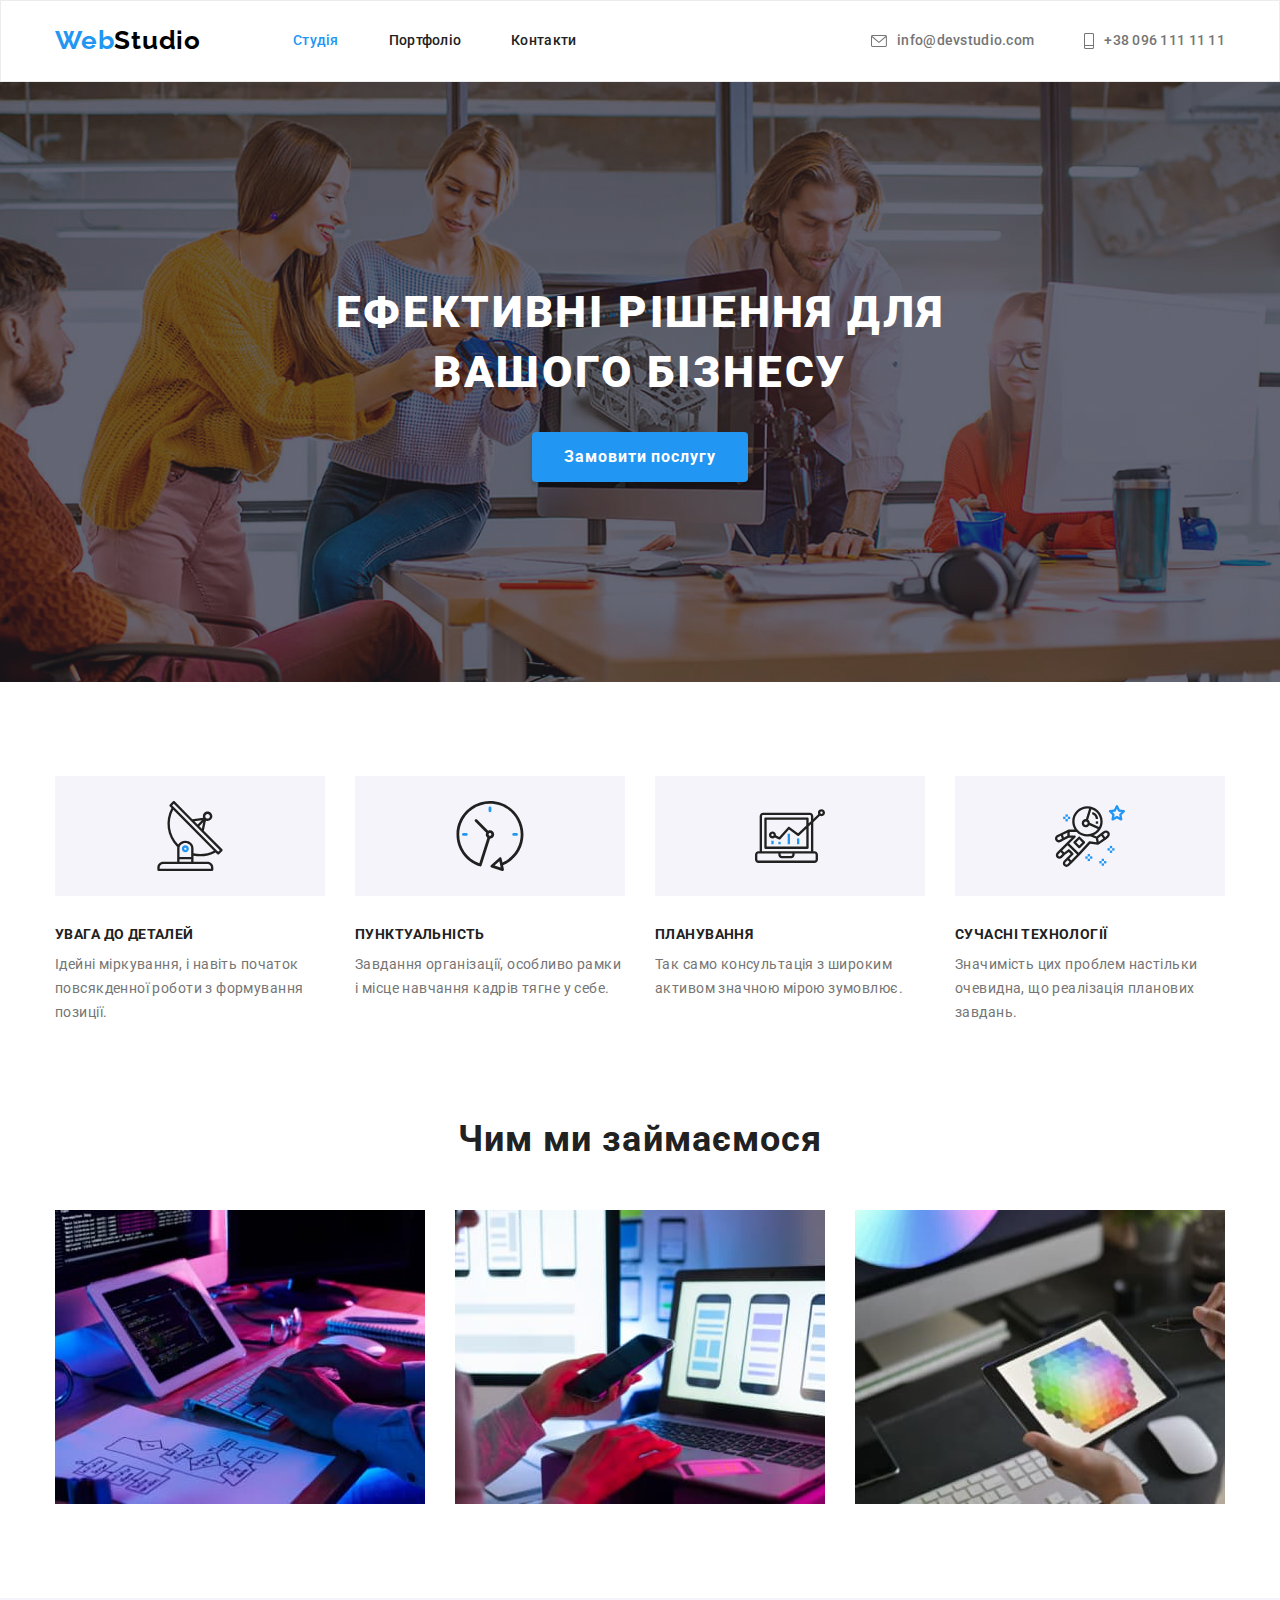
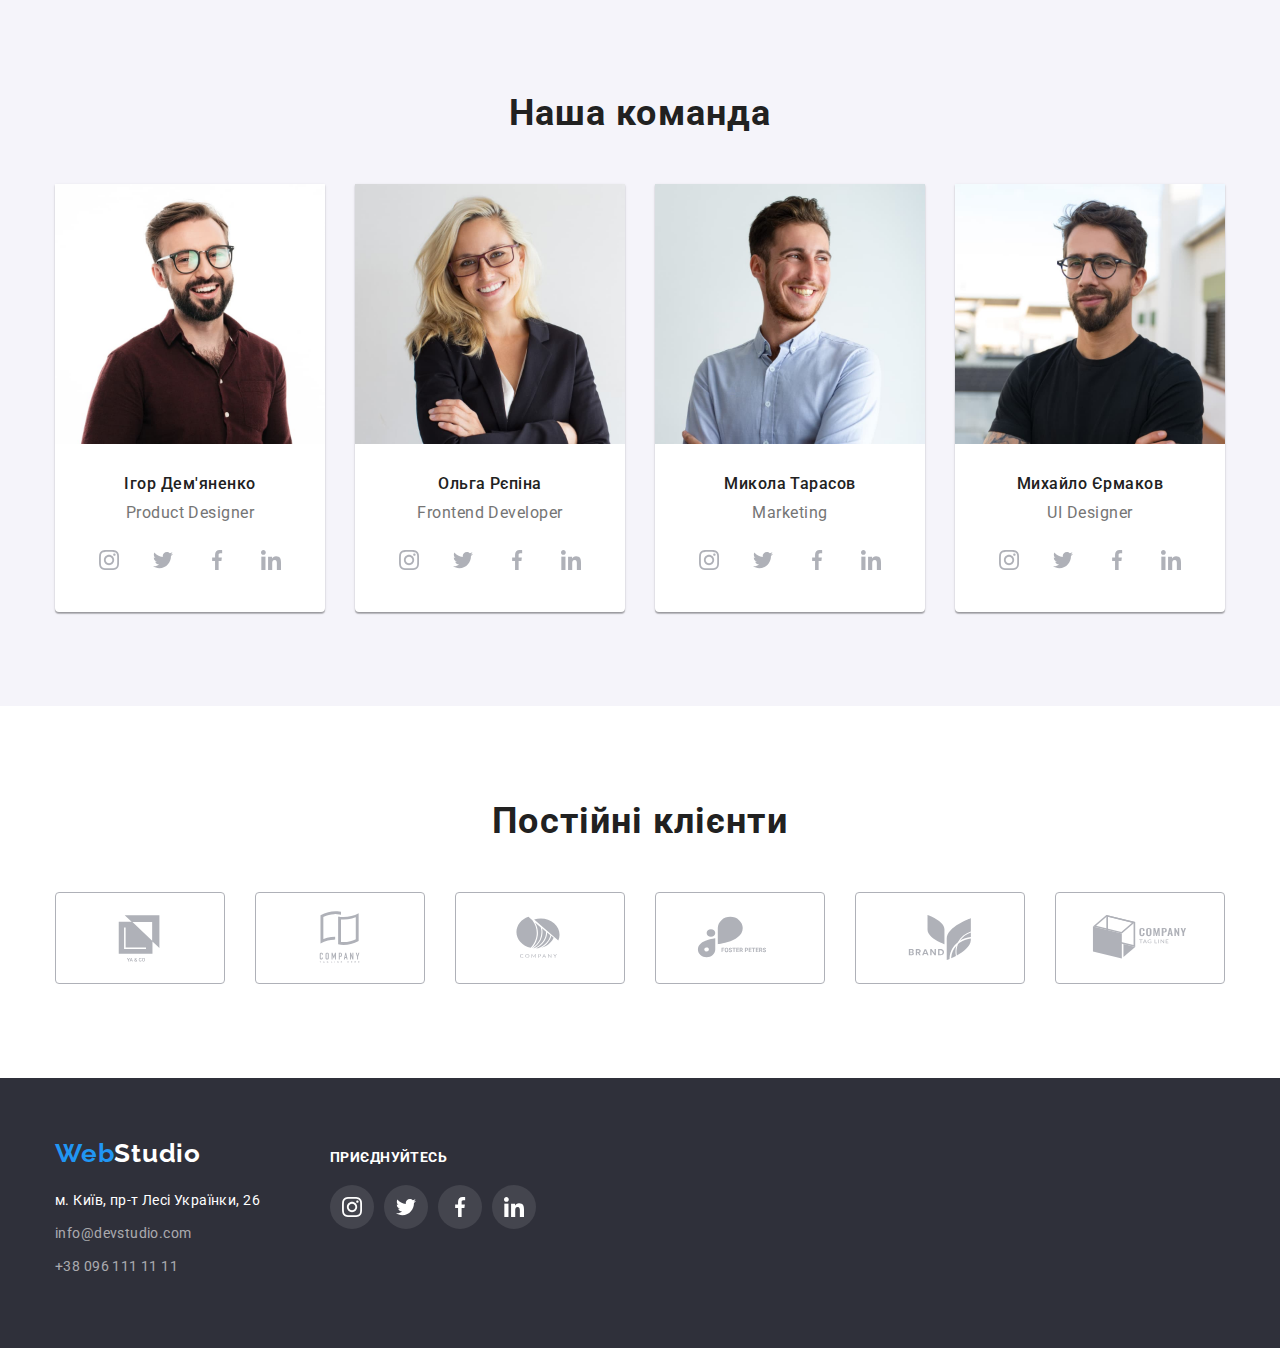
<file: index.html>
<!DOCTYPE html>
<html lang="uk">
  <head>
    <meta charset="UTF-8">
    <meta http-equiv="X-UA-Compatible" content="IE=edge">
    <meta name="viewport" content="width=device-width, initial-scale=1.0">
    <title>Студія</title>
    <link rel="preconnect" href="https://fonts.googleapis.com">
    <link rel="preconnect" href="https://fonts.gstatic.com" crossorigin>
    <link href="https://fonts.googleapis.com/css2?family=Raleway:wght@700&family=Roboto:wght@400;500;700;900&display=swap" rel="stylesheet">
    <link rel="stylesheet" href="https://cdnjs.cloudflare.com/ajax/libs/modern-normalize/1.1.0/modern-normalize.min.css">
    <link rel="stylesheet" href="./css/styles.css">
  </head>
  <body>
    <header class="header">
      <div class="container">
        <div class="navigation-contact">
          <nav class="header-nav">
            <a class="header-nav-logo link" href="./index.html"
              >Web<span class="header-nav-logos">Studio</span></a>
            <ul class="header-nav-list list">
              <li class="header-nav-item">
                <a class="header-nav-link current link" href="./index.html"
                  >Студія</a>
              </li>
              <li class="header-nav-item">
                <a class="header-nav-link link" href="./portfolio.html"
                  >Портфоліо</a>
              </li>
              <li class="header-nav-item">
                <a class="header-nav-link link" href="#">Контакти</a>
              </li>
            </ul>
          </nav>
          <ul class="header-contact-list list">
            <li class="header-contact-item">
              <a
                class="header-contact-link link"
                href="mailto:info@devstudio.com"
              >
                <svg class="contact-icon" width="16px" height="12px">
                  <use href="./images/icons.svg#icon-mail"></use>
                </svg>
                info@devstudio.com</a>
            </li>
            <li class="header-contact-item">
              <a class="header-contact-link link" href="tel:+380961111111">
                <svg class="contact-icon" width="10px" height="16px">
                  <use href="./images/icons.svg#icon-tel"></use>
                </svg>
                +38 096 111 11 11</a>
            </li>
          </ul>
        </div>
      </div>
    </header>
    <main>
      <section class="hero">
        <div class="container">
          <h1 class="hero-title">Ефективні рішення для вашого бізнесу</h1>
          <button class="hero-btn btn-text" type="button">
            Замовити послугу
          </button>
        </div>
      </section>
      <section class="possibility">
        <div class="container">
          <!--треба приховати заголовок для цієї секції -->
          <h2 class="visually-hidden">Наші можливості</h2>
          <!--саме цей -->
          <ul class="possibility-list list">
            <li class="possibility-item icon-antenna">
              <h3 class="possibility-item-title">УВАГА ДО ДЕТАЛЕЙ</h3>
              <p class="possibility-text">
                Ідейні міркування, і навіть початок повсякденної роботи з
                формування позиції.
              </p>
            </li>
            <li class="possibility-item icon-clock">
              <h3 class="possibility-item-title">ПУНКТУАЛЬНІСТЬ</h3>
              <p class="possibility-text">
                Завдання організації, особливо рамки і місце навчання кадрів
                тягне у себе.
              </p>
            </li>
            <li class="possibility-item icon-diagram">
              <h3 class="possibility-item-title">ПЛАНУВАННЯ</h3>
              <p class="possibility-text">
                Так само консультація з широким активом значною мірою зумовлює.
              </p>
            </li>
            <li class="possibility-item icon-astronaut">
              <h3 class="possibility-item-title">СУЧАСНІ ТЕХНОЛОГІЇ</h3>
              <p class="possibility-text">
                Значимість цих проблем настільки очевидна, що реалізація
                планових завдань.
              </p>
            </li>
          </ul>
        </div>
      </section>
      <section class="work">
        <div class="container">
          <h2 class="work-title">Чим ми займаємося</h2>
          <ul class="work-list list">
            <li class="work-item">
              <img class="work-icon" src="images/codding.jpg" alt="Кодування" width="370">
            </li>
            <li class="work-item">
              <img class="work-icon" src="images/design.jpg" alt="Дизайн" width="370">
            </li>
            <li class="work-item">
              <img class="work-icon" src="images/coloripad.jpg" alt="Вибір кольору" width="370">
            </li>
          </ul>
        </div>
      </section>
      <section class="team">
        <div class="container">
          <h2 class="team-title">Наша команда</h2>
          <ul class="team-list list">
            <li class="team-card">
              <img class="team-icon" src="images/ihor.jpg" alt="Ігор" width="270">
              <div class="team-box">
                <h3 class="team-item">Ігор Дем'яненко</h3>
                <p class="team-text">Product Designer</p>
                <ul class="social-list list">
                  <li class="social-item">
                    <a class="social-link" href="">
                      <svg class="social-icon" width="20" height="20">
                        <use href="./images/icons.svg#icon-instagram"></use>
                      </svg>
                    </a>
                  </li>
                  <li class="social-item">
                    <a class="social-link" href="">
                      <svg class="social-icon" width="20" height="20">
                        <use href="./images/icons.svg#icon-twitter"></use>
                      </svg>
                    </a>
                  </li>
                  <li class="social-item">
                    <a class="social-link" href="">
                      <svg class="social-icon" width="20" height="20">
                        <use href="./images/icons.svg#icon-facebook"></use>
                      </svg>
                    </a>
                  </li>
                  <li class="social-item">
                    <a class="social-link" href="">
                      <svg class="social-icon" width="20" height="20">
                        <use href="./images/icons.svg#icon-linkedin"></use>
                      </svg>
                    </a>
                  </li>
                </ul>
              </div>
            </li>
            <li class="team-card">
              <img class="team-icon" src="images/olha.jpg" alt="Ольга" width="270">
              <div class="team-box">
                <h3 class="team-item">Ольга Рєпіна</h3>
                <p class="team-text">Frontend Developer</p>
                <ul class="social-list list">
                  <li class="social-item">
                    <a class="social-link" href="">
                      <svg class="social-icon" width="20" height="20">
                        <use href="./images/icons.svg#icon-instagram"></use>
                      </svg>
                    </a>
                  </li>
                  <li class="social-item">
                    <a class="social-link" href="">
                      <svg class="social-icon" width="20" height="20">
                        <use href="./images/icons.svg#icon-twitter"></use>
                      </svg>
                    </a>
                  </li>
                  <li class="social-item">
                    <a class="social-link" href="">
                      <svg class="social-icon" width="20" height="20">
                        <use href="./images/icons.svg#icon-facebook"></use>
                      </svg>
                    </a>
                  </li>
                  <li class="social-item">
                    <a class="social-link" href="">
                      <svg class="social-icon" width="20" height="20">
                        <use href="./images/icons.svg#icon-linkedin"></use>
                      </svg>
                    </a>
                  </li>
                </ul>
              </div>
            </li>
            <li class="team-card">
              <img class="team-icon" src="images/mykola.jpg" alt="Микола" width="270">
              <div class="team-box">
                <h3 class="team-item">Микола Тарасов</h3>
                <p class="team-text">Marketing</p>
                <ul class="social-list list">
                  <li class="social-item">
                    <a class="social-link" href="">
                      <svg class="social-icon" width="20" height="20">
                        <use href="./images/icons.svg#icon-instagram"></use>
                      </svg>
                    </a>
                  </li>
                  <li class="social-item">
                    <a class="social-link" href="">
                      <svg class="social-icon" width="20" height="20">
                        <use href="./images/icons.svg#icon-twitter"></use>
                      </svg>
                    </a>
                  </li>
                  <li class="social-item">
                    <a class="social-link" href="">
                      <svg class="social-icon" width="20" height="20">
                        <use href="./images/icons.svg#icon-facebook"></use>
                      </svg>
                    </a>
                  </li>
                  <li class="social-item">
                    <a class="social-link" href="">
                      <svg class="social-icon" width="20" height="20">
                        <use href="./images/icons.svg#icon-linkedin"></use>
                      </svg>
                    </a>
                  </li>
                </ul>
              </div>
            </li>
            <li class="team-card">
              <img class="team-icon" src="images/myhailo.jpg" alt="Михайло" width="270">
              <div class="team-box">
                <h3 class="team-item">Михайло Єрмаков</h3>
                <p class="team-text">UI Designer</p>
                <ul class="social-list list">
                  <li class="social-item">
                    <a class="social-link" href="">
                      <svg class="social-icon" width="20" height="20">
                        <use href="./images/icons.svg#icon-instagram"></use>
                      </svg>
                    </a>
                  </li>
                  <li class="social-item">
                    <a class="social-link" href="">
                      <svg class="social-icon" width="20" height="20">
                        <use href="./images/icons.svg#icon-twitter"></use>
                      </svg>
                    </a>
                  </li>
                  <li class="social-item">
                    <a class="social-link" href="">
                      <svg class="social-icon" width="20" height="20">
                        <use href="./images/icons.svg#icon-facebook"></use>
                      </svg>
                    </a>
                  </li> 
                  <li class="social-item">
                    <a class="social-link" href="">
                      <svg class="social-icon" width="20" height="20">
                        <use href="./images/icons.svg#icon-linkedin"></use>
                      </svg>
                    </a>
                  </li>
                </ul>
              </div>
            </li>
          </ul>
        </div>
      </section>
      <section class="clients">
        <div class="container">
          <h2 class="clients-title">Постійні клієнти</h2>
          <ul class="clients-list list">
            <li class="clients-item">
              <a class="clients-link" href="">
                <svg class="clients-icon" width="106" height="60">
                  <use href="./images/icons.svg#icon-client1"></use>
                </svg>
              </a>
            </li>
            <li class="clients-item">
              <a class="clients-link" href="">
                <svg class="clients-icon" width="106" height="60">
                  <use href="./images/icons.svg#icon-client2"></use>
                </svg>
              </a>
            </li>
            <li class="clients-item">
              <a class="clients-link" href="">
                <svg class="clients-icon" width="106" height="60">
                  <use href="./images/icons.svg#icon-client3"></use>
                </svg>
              </a>
            </li>
            <li class="clients-item">
              <a class="clients-link" href="">
                <svg class="clients-icon" width="106" height="60">
                  <use href="./images/icons.svg#icon-client4"></use>
                </svg>
              </a>
            </li>
            <li class="clients-item">
              <a class="clients-link" href="">
                <svg class="clients-icon" width="106" height="60">
                  <use href="./images/icons.svg#icon-client5"></use>
                </svg>
              </a>
            </li>
            <li class="clients-item">
              <a class="clients-link" href="">
                <svg class="clients-icon" width="106" height="60">
                  <use href="./images/icons.svg#icon-client6"></use>
                </svg>
              </a>
            </li>
          </ul>
        </div>
      </section>
    </main>
    <footer class="footer">
      <div class="container container-footer">
        <div class="main-footer">
          <a class="footer-logo link" href="./index.html"
            >Web<span class="footer-logos">Studio</span></a>
          <address>
            <ul class="footer-address-list list">
              <li class="footer-address-item">
                <a
                  class="footer-address-map link"
                  href="https://goo.gl/maps/SFuVJCe8wq69EAfA6"
                  target="_blank"
                  rel="noopener noreferrer nofollow"
                  >м. Київ, пр-т Лесі Українки, 26</a
                >
              </li>
              <li class="footer-address-item">
                <a
                  class="footer-address-link link"
                  href="mailto:info@devstudio.com"
                  >info@devstudio.com</a>
              </li>
              <li class="footer-address-item">
                <a class="footer-address-link link" href="tel:+380961111111"
                  >+38 096 111 11 11</a>
              </li>
            </ul>
          </address>
        </div>
        <div class="social-footer">
          <!--треба приховати заголовок для цієї секції -->
          <h2 class="visually-hidden">Наші можливості</h2>
          <!--саме цей -->
          <h3 class="social-footer-title">ПРИЄДНУЙТЕСЬ</h3>
          <ul class="social-footer-list list">
            <li class="social-footer-item">
              <a class="social-footer-link" href="">
                <svg class="social-footer-icon" width="20" height="20">
                  <use href="./images/icons.svg#icon-instagram"></use>
                </svg>
              </a>
            </li>
            <li class="social-footer-item">
              <a class="social-footer-link" href="">
                <svg class="social-footer-icon" width="20" height="20">
                  <use href="./images/icons.svg#icon-twitter"></use>
                </svg>
              </a>
            </li>
            <li class="social-footer-item">
              <a class="social-footer-link" href="">
                <svg class="social-footer-icon" width="20" height="20">
                  <use href="./images/icons.svg#icon-facebook"></use>
                </svg>
              </a>
            </li>
            <li class="social-footer-item">
              <a class="social-footer-link" href="">
                <svg class="social-footer-icon" width="20" height="20">
                  <use href="./images/icons.svg#icon-linkedin"></use>
                </svg>
              </a>
            </li>
          </ul>
        </div>
      </div>
    </footer>
  </body>
</html>
</file>
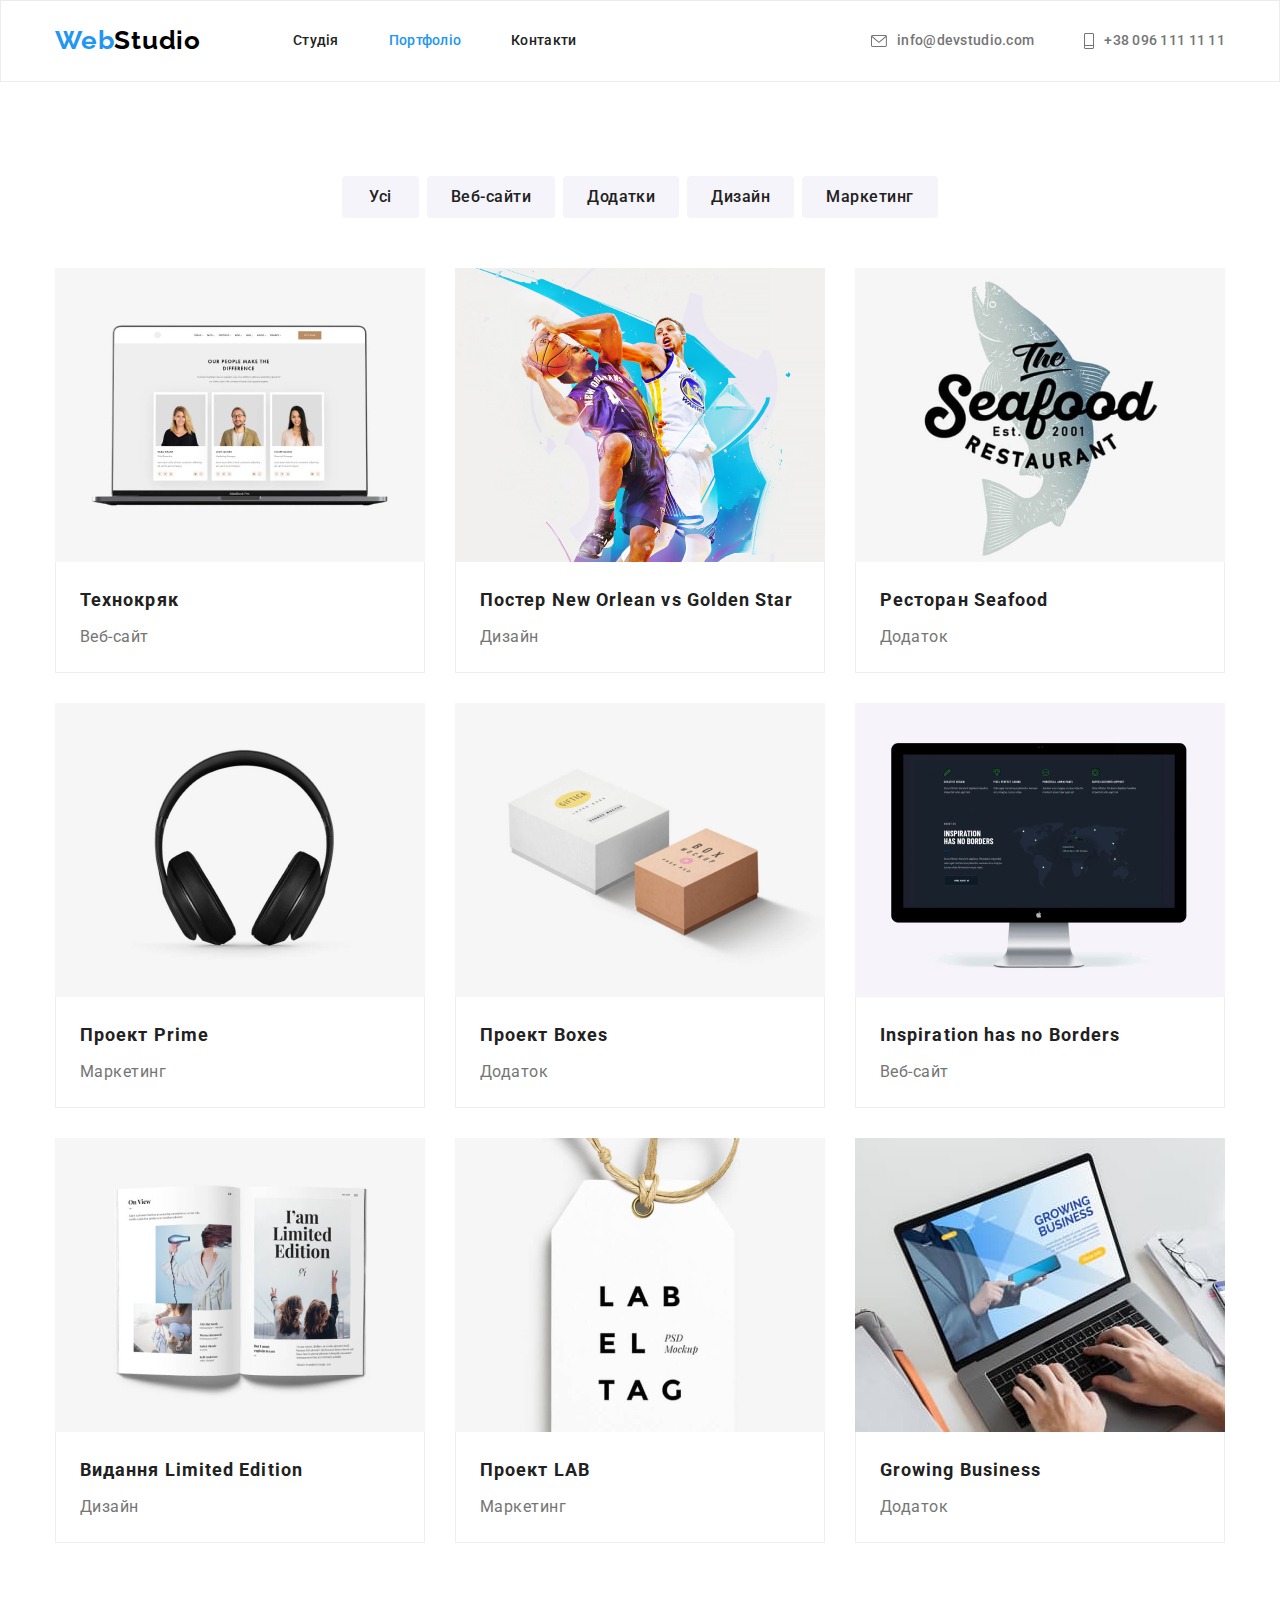
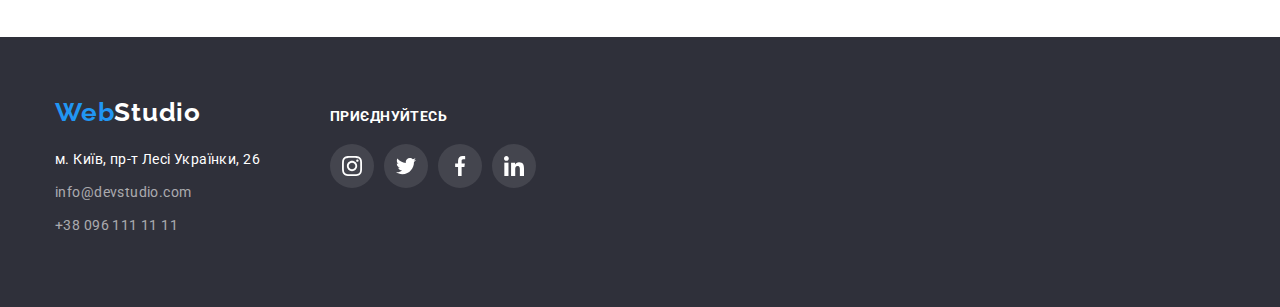
<file: portfolio.html>
<!DOCTYPE html>
<html lang="uk">
<head>
    <meta charset="UTF-8">
    <meta http-equiv="X-UA-Compatible" content="IE=edge">
    <meta name="viewport" content="width=device-width, initial-scale=1.0">
    <title>Студія</title>
    <link rel="preconnect" href="https://fonts.googleapis.com">
    <link rel="preconnect" href="https://fonts.gstatic.com" crossorigin>
    <link href="https://fonts.googleapis.com/css2?family=Raleway:wght@700&family=Roboto:wght@400;500;700;900&display=swap" rel="stylesheet">
    <link rel="stylesheet" href="https://cdnjs.cloudflare.com/ajax/libs/modern-normalize/1.1.0/modern-normalize.min.css">
    <link rel="stylesheet" href="./css/styles.css">
</head>
<body>
    <header class="header">
      <div class="container">
        <div class="navigation-contact">
          <nav class="header-nav">
            <a class="header-nav-logo link" href="./index.html"
              >Web<span class="header-nav-logos">Studio</span></a
            >
            <ul class="header-nav-list list">
              <li class="header-nav-item">
                <a class="header-nav-link link" href="./index.html"
                  >Студія</a
                >
              </li>
              <li class="header-nav-item">
                <a class="header-nav-link current link" href="./portfolio.html"
                  >Портфоліо</a
                >
              </li>
              <li class="header-nav-item">
                <a class="header-nav-link link" href="#">Контакти</a>
              </li>
            </ul>
          </nav>
          <ul class="header-contact-list list">
            <li class="header-contact-item">
              <a
                class="header-contact-link link"
                href="mailto:info@devstudio.com"
              >
                <svg class="contact-icon" width="16px" height="12px">
                  <use href="./images/icons.svg#icon-mail"></use>
                </svg>
                info@devstudio.com</a
              >
            </li>
            <li class="header-contact-item">
              <a class="header-contact-link link" href="tel:+380961111111">
                <svg class="contact-icon" width="10px" height="16px">
                  <use href="./images/icons.svg#icon-tel"></use>
                </svg>
                +38 096 111 11 11</a
              >
            </li>
          </ul>
        </div>
      </div>
    </header>
    <main>
        <section class="cross">
            <div class="container">
                <!--треба приховати заголовок для цієї секції -->
                <h1 class="visually-hidden">Портфоліо</h1>
                <!--саме цей -->
                <ul class="cross-list list">
                    <li class="cross-item">
                        <button class="cross-btn cross-btn-all" type="button">Усі</button>
                    </li>
                    <li class="cross-item">
                        <button class="cross-btn" type="button">Веб-сайти</button>
                    </li>
                    <li class="cross-item">
                        <button class="cross-btn" type="button">Додатки</button>
                    </li>
                    <li class="cross-item">
                        <button class="cross-btn" type="button">Дизайн</button>
                    </li>
                    <li class="cross-item">
                        <button class="cross-btn" type="button">Маркетинг</button>
                    </li>
                </ul>
                <ul class="portfolio-list list">
                    <li class="portfolio-item">
                        <a class="portfolio-link link" href="#">
                                <img class="portfolio-img" src="images/technokryak.jpg" alt="laptop" width="370">
                            <div class="portfolio-bo">
                                <h2 class="portfolio-card-title">Технокряк</h2>
                                <p class="portfolio-text">Веб-сайт</p>
                            </div>
                        </a>
                    </li>
                    <li class="portfolio-item">
                        <a class="portfolio-link link" href="#">
                                <img class="portfolio-img" src="images/neworleangoldenstar.jpg" alt="basketball" width="370">
                            <div class="portfolio-bo">    
                                <h2 class="portfolio-card-title">Постер New Orlean vs Golden Star</h2>
                                <p class="portfolio-text">Дизайн</p>
                            </div>
                        </a>
                    </li>                
                    <li class="portfolio-item">
                        <a class="portfolio-link link" href="#">
                                <img class="portfolio-img" src="images/seafood.jpg" alt="seafood" width="370">
                            <div class="portfolio-bo">
                                <h2 class="portfolio-card-title">Ресторан Seafood</h2>
                                <p class="portfolio-text">Додаток</p>
                            </div>
                        </a>
                    </li>            
                    <li class="portfolio-item">
                        <a class="portfolio-link link" href="#">
                                <img class="portfolio-img" src="images/prime.jpg" alt="headphone" width="370">
                            <div class="portfolio-bo">    
                                <h2 class="portfolio-card-title">Проект Prime</h2>
                                <p class="portfolio-text">Маркетинг</p>
                            </div>
                        </a>
                    </li>
                    <li class="portfolio-item">
                        <a class="portfolio-link link" href="#">
                                <img class="portfolio-img" src="images/boxes.jpg" alt="boxes" width="370">
                            <div class="portfolio-bo">
                                <h2 class="portfolio-card-title">Проект Boxes</h2>
                                <p class="portfolio-text">Додаток</p>
                            </div>
                        </a>
                    </li>                                
                    <li class="portfolio-item">
                        <a class="portfolio-link link" href="#">
                                <img class="portfolio-img" src="images/inspirationhasnoborders.jpg" alt="monitor" width="370">
                            <div class="portfolio-bo">
                                <h2 class="portfolio-card-title">Inspiration has no Borders</h2>
                                <p class="portfolio-text">Веб-сайт</p>
                            </div>
                        </a>
                    </li>
                    <li class="portfolio-item">
                        <a class="portfolio-link link" href="#">
                                <img class="portfolio-img" src="images/limitededition.jpg" alt="book" width="370">
                            <div class="portfolio-bo">
                                <h2 class="portfolio-card-title">Видання Limited Edition</h2>
                                <p class="portfolio-text">Дизайн</p>
                            </div>
                        </a>
                    </li>
                    <li class="portfolio-item">
                        <a class="portfolio-link link" href="#">
                                <img class="portfolio-img" src="images/lab.jpg" alt="labeltag" width="370">
                            <div class="portfolio-bo">
                                <h2 class="portfolio-card-title">Проект LAB</h2>
                                <p class="portfolio-text">Маркетинг</p>
                            </div>
                        </a>
                    </li>
                    <li class="portfolio-item">
                        <a class="portfolio-link link" href="#">
                                <img class="portfolio-img" src="images/growingbusiness.jpg" alt="coding" width="370">
                            <div class="portfolio-bo">          
                                <h2 class="portfolio-card-title">Growing Business</h2>
                                <p class="portfolio-text">Додаток</p>
                            </div>
                        </a>
                    </li>
                </ul>
            </div>
        </section>
    </main>
<footer class="footer">
      <div class="container container-footer">
        <div class="main-footer">
          <a class="footer-logo link" href="./index.html"
            >Web<span class="footer-logos">Studio</span></a>
          <address>
            <ul class="footer-address-list list">
              <li class="footer-address-item">
                <a
                  class="footer-address-map link"
                  href="https://goo.gl/maps/SFuVJCe8wq69EAfA6"
                  target="_blank"
                  rel="noopener noreferrer nofollow"
                  >м. Київ, пр-т Лесі Українки, 26</a
                >
              </li>
              <li class="footer-address-item">
                <a
                  class="footer-address-link link"
                  href="mailto:info@devstudio.com"
                  >info@devstudio.com</a>
              </li>
              <li class="footer-address-item">
                <a class="footer-address-link link" href="tel:+380961111111"
                  >+38 096 111 11 11</a>
              </li>
            </ul>
          </address>
        </div>
        <div class="social-footer">
          <!--треба приховати заголовок для цієї секції -->
          <h2 class="visually-hidden">Наші можливості</h2>
          <!--саме цей -->
          <h3 class="social-footer-title">ПРИЄДНУЙТЕСЬ</h3>
          <ul class="social-footer-list list">
            <li class="social-footer-item">
              <a class="social-footer-link" href="">
                <svg class="social-footer-icon" width="20" height="20">
                  <use href="./images/icons.svg#icon-instagram"></use>
                </svg>
              </a>
            </li>
            <li class="social-footer-item">
              <a class="social-footer-link" href="">
                <svg class="social-footer-icon" width="20" height="20">
                  <use href="./images/icons.svg#icon-twitter"></use>
                </svg>
              </a>
            </li>
            <li class="social-footer-item">
              <a class="social-footer-link" href="">
                <svg class="social-footer-icon" width="20" height="20">
                  <use href="./images/icons.svg#icon-facebook"></use>
                </svg>
              </a>
            </li>
            <li class="social-footer-item">
              <a class="social-footer-link" href="">
                <svg class="social-footer-icon" width="20" height="20">
                  <use href="./images/icons.svg#icon-linkedin"></use>
                </svg>
              </a>
            </li>
          </ul>
        </div>
      </div>
    </footer>
</body>
</html>
</file>
<file: css/styles.css>
:root {
  --primary-accent-color: #2196f3;
  --primary-title-color: #212121;
  --primary-bg-color: #ffffff;
  --primary-bg--color: #f5f5f5;
  --light-bg-color: #f5f4fa;
  --dark-bg-color: #2f303a;
  --color-address: rgba(255, 255, 255, 0.6);
  --primary-text-color: #757575;
  --svg-color-primary: #afb1b8;
}

/* reset basic styles*/

html {
  box-sizing: border-box;
}

h1,
h2,
h3,
h4,
p {
  margin-top: 0;
  margin-bottom: 0;
}

ul,
ol {
  margin-top: 0;
  margin-bottom: 0;
  padding-left: 0;
}

.link {
  text-decoration: none;
}

*,
*::before,
*::after {
  box-sizing: inherit;
}

.list {
  list-style: none;
}

img {
  display: block;
}

body {
  font-family: "Roboto", sans-serif;
  color: var(--primary-text-color);
  background-color: var(--primary-bg-color);
}

.container {
  margin: 0 auto;
  width: 1200px;
  padding: 0 15px;
}

.container-footer {
  display: flex;
  align-items: baseline;
}

.list {
  list-style: none;
}

.link {
  text-decoration: none;
}

/*H-E-A-D-E-R*/

.header {
  border: 1px solid #ececec;
}

.navigation-contact {
  display: flex;
  justify-content: space-between;
  align-items: center;
}
.header-nav {
  display: flex;
  justify-content: flex-start;
  gap: 93px;
  align-items: center;
}

.header-nav-logo {
  display: inline-block;
  font-family: "Raleway", sans-serif;
  font-weight: 700;
  font-size: 26px;
  line-height: calc(31 / 26);
  letter-spacing: 0.03em;
  color: var(--primary-accent-color);
  width: 145px;
  padding-top: 24px;
  padding-bottom: 25px;
}

.header-nav-logos {
  color: #000000;
}

.header-nav-list {
  display: flex;
  justify-content: flex-start;
  gap: 50px;
}

/*.header-nav-item {
}*/

.header-nav-link {
  display: inline-block;
  font-weight: 500;
  font-size: 14px;
  line-height: 1.14;
  letter-spacing: 0.02em;
  color: var(--primary-title-color);
  padding: 32px 0;
}

.header-nav-list .header-nav-link.current {
  color: var(--primary-accent-color);
}

.header-nav-link:hover,
.header-nav-link:focus {
  color: var(--primary-accent-color);
}

.header-contact-list {
  margin-left: auto;
  display: flex;
  gap: 50px;
  align-items: center;
}

.header-contact-link:hover .contact-icon,
.header-contact-link:focus .contact-icon {
  fill: var(--primary-accent-color);
}

/* .header-contact-item {
} */

.header-contact-link {
  display: flex;
  align-items: center;
  font-weight: 500;
  font-size: 14px;
  line-height: 1.14;
  letter-spacing: 0.02em;
  color: var(--primary-text-color);
  padding: 32px 0;
}

.header-contact-link:hover,
.header-contact-link:focus {
  color: var(--primary-accent-color);
}

.contact-icon {
  fill: var(--primary-text-color);
  margin-right: 10px;
}

/*M-A-I-N*/

.hero {
  background: #c4c4c4;
  background-image: linear-gradient(
      rgba(47, 48, 58, 0.4),
      rgba(47, 48, 58, 0.4)
    ),
    url("/images/hero.jpg");
  background-size: cover;
  padding: 200px 0;
  text-align: center;
  height: 600px;
  max-width: 1600px;
  margin-left: auto;
  margin-right: auto;
  background-repeat: no-repeat;
  background-size: cover;
  background-position: center;
}

.hero-title {
  font-weight: 900;
  font-size: 44px;
  line-height: calc(60 / 44);
  text-align: center;
  letter-spacing: 0.06em;
  text-transform: uppercase;
  color: var(--primary-bg-color);
  margin-bottom: 30px;
  margin-left: auto;
  margin-right: auto;
  max-width: 696px;
}

.hero-btn {
  /*boton*/
  background: var(--primary-accent-color);
  box-shadow: 0px 4px 4px rgba(0, 0, 0, 0.15);
  border-radius: 4px;
  border: none;
  cursor: pointer;
  padding: 10px 32px;
  border-color: transparent;
}

.hero-btn:hover,
.hero-btn:focus {
  background: #188ce8;
  box-shadow: 0px 4px 4px rgba(0, 0, 0, 0.15);
  border-radius: 4px;
  border: none;
  cursor: pointer;
}

.btn-text {
  /*boton text*/
  font-family: inherit;
  font-style: normal;
  font-weight: 700;
  font-size: 16px;
  line-height: calc(30 / 16);
  text-align: center;
  letter-spacing: 0.06em;
  color: var(--primary-bg-color);
}

.possibility {
  padding-top: 94px;
}

/*.possibility-title {
}*/

.visually-hidden {
  position: absolute;
  white-space: nowrap;
  width: 1px;
  height: 1px;
  overflow: hidden;
  border: 0;
  padding: 0;
  clip: rect(0 0 0 0);
  clip-path: inset(50%);
  margin: -1px;
}

.possibility-list {
  display: flex;
  justify-content: space-between;
}

.possibility-item {
  width: 270px;
}

.possibility-item::before {
  display: block;
  content: "";
  height: 120px;
  background-size: contain;
  background-repeat: no-repeat;
  background-position: center;
  background-color: var(--light-bg-color);
}

.icon-antenna::before {
  background-image: url(../images/icons/antenna.svg);
  background-size: 70px 70px;
}

.icon-clock::before {
  background-image: url(../images/icons/clock.svg);
  background-size: 70px 70px;
}

.icon-diagram::before {
  background-image: url(../images/icons/diagram.svg);
  background-size: 70px 70px;
}

.icon-astronaut::before {
  background-image: url(../images/icons/astronaut.svg);
  background-size: 70px 70px;
}

.possibility-item-title {
  margin-top: 30px;
  font-weight: 700;
  font-size: 14px;
  line-height: calc(16 / 14);
  letter-spacing: 0.03em;
  text-transform: uppercase;
  color: var(--primary-title-color);
  margin-bottom: 10px;
}

.possibility-text {
  font-size: 14px;
  line-height: calc(24 / 14);
  letter-spacing: 0.03em;
  color: var(--primary-text-color);
}

/* .possibility-icon {
} */

.work {
  padding: 94px 0;
}

.work-title {
  font-weight: 700;
  font-size: 36px;
  line-height: calc(42 / 36);
  text-align: center;
  letter-spacing: 0.03em;
  color: var(--primary-title-color);
  margin-bottom: 50px;
}

.work-list {
  display: flex;
  justify-content: space-between;
}

/*.work-item {
}

.work-icon {
}*/

.team {
  background: var(--light-bg-color);
  padding: 94px 0;
}

.team-title {
  font-family: inherit;
  font-weight: 700;
  font-size: 36px;
  line-height: calc(42 / 36); 
  text-align: center;
  letter-spacing: 0.03em;
  color: var(--primary-title-color);
  margin-bottom: 50px;
}

.team-list {
  display: flex;
  justify-content: space-between;
}

.team-card {
  background: var(--primary-bg-color);
  box-shadow: 0px 1px 3px rgba(0, 0, 0, 0.12), 0px 1px 1px rgba(0, 0, 0, 0.14),
    0px 2px 1px rgba(0, 0, 0, 0.2);
  border-radius: 0px 0px 4px 4px;
}

/*.team-icon {
}*/

.team-item {
  font-weight: 500;
  font-size: 16px;
  line-height: calc(19 / 16);
  text-align: center;
  letter-spacing: 0.03em;
  color: var(--primary-title-color);
  margin-bottom: 10px;
}

.team-box {
  padding: 30px 32px;
}

.team-text {
  font-size: 16px;
  line-height: calc(19 / 16);
  text-align: center;
  letter-spacing: 0.03em;
  color: var(--primary-text-color);
  margin-bottom: 16px;
}

.social-list {
  display: flex;
  justify-content: center;
  gap: 10px;
}

/* .social-item {

} */

.social-link {
  display: flex;
  align-content: center;
  justify-content: center;
  align-items: center;
  border-radius: 50%;
  height: 44px;
  width: 44px;
}

.social-link:hover,
.social-link:focus {
  background-color: var(--primary-accent-color);
}

.social-link:hover .social-icon,
.social-link:focus .social-icon {
  fill: var(--primary-bg-color);
}
.social-icon {
  fill: var(--svg-color-primary);
}

.clients {
  padding: 94px 0;
}

.clients-title {
  font-weight: 700;
  font-size: 36px;
  line-height: calc(42 / 36);
  text-align: center;
  letter-spacing: 0.03em;
  color: var(--primary-title-color);
  margin-bottom: 50px;
}

.clients-list {
  display: flex;
  justify-content: space-between;
}

/* .clients-item {
} */

.clients-link {
  display: flex;
  align-content: center;
  justify-content: center;
  align-items: center;
  width: 170px;
  height: 92px;
  border: 1px solid #afb1b8;
  border-radius: 4px;
  fill: var(--svg-color-primary);
}

.clients-link:hover,
.clients-link:focus {
  border-color: var(--primary-accent-color);
}

.clients-icon {
  fill: var(---svg-color-primary);
}

.clients-link:hover .clients-icon,
.clients-link:focus .clients-icon {
  fill: var(--primary-accent-color);
}

/*F-O-O-T-E-R*/

.footer {
  background: var(--dark-bg-color);
  padding: 60px 0;
  border-bottom: 1px;
}

.footer-logo {
  display: block;
  font-family: "Raleway", sans-serif;
  font-style: normal;
  font-weight: 700;
  font-size: 26px;
  line-height: calc(31 / 26);
  letter-spacing: 0.03em;
  color: var(--primary-accent-color);
  margin-bottom: 20px;
}

.footer-logos {
  color: var(--primary-bg-color);
}

/*.footer-address-list {
/* } */

.footer-address-item {
  margin-bottom: 9px;
}

.footer-address-map {
  font-style: normal;
  font-size: 14px;
  line-height: 1.71;
  letter-spacing: 0.03em;
  color: var(--primary-bg-color);
  /* margin-bottom: 9px; */
}

.footer-address-link {
  font-style: normal;
  font-size: 14px;
  line-height: 1.71;
  letter-spacing: 0.03em;
  color: var(--color-address);
  /* margin-bottom: 9px; */
}

.footer-address-map:hover,
.footer-address-map:focus,
.footer-address-link:hover,
.footer-address-link:focus {
  color: var(--primary-accent-color);
}

.social-footer {
  margin-left: 70px;
}

.social-footer-title {
  font-family: "Roboto";
  font-style: normal;
  font-weight: 700;
  font-size: 14px;
  line-height: 16px;
  letter-spacing: 0.03em;
  color: var(--primary-bg-color);
  margin-bottom: 20px;
}

.social-footer-list {
  display: flex;
  gap: 10px;
  justify-content: space-between;
}

.social-footer-item {
}

.social-footer-link {
  display: flex;
  align-content: center;
  justify-content: center;
  align-items: center;
  border-radius: 50%;
  height: 44px;
  width: 44px;
  background-color: rgba(255, 255, 255, 0.1);
}

.social-footer-link:hover,
.social-footer-link:focus {
  background-color: var(--primary-accent-color);
}

.social-footer-link:hover .social-footer-icon,
.social-footer-link:focus .social-footer-icon {
  fill: var(--primary-bg-color);
}
.social-footer-icon {
  fill: var(--primary-bg-color);
}

/*----PORTFOLIO.html----*/
/*---M-A-I-N-portfolio*/

.cross {
  padding: 94px 0;
}

/*.cross-title {
}*/

.cross-list {
  display: flex;
  justify-content: center;
  gap: 8px;
  margin-bottom: 50px;
}

/*.cross-item {
}*/

.cross-btn {
  font-family: inherit;
  font-style: normal;
  font-weight: 500;
  font-size: 16px;
  line-height: calc(26 / 16);
  text-align: center;
  letter-spacing: 0.03em;
  color: var(--primary-title-color);
  background-color: var(--light-bg-color);
  border-radius: 4px;
  border-color: transparent;
  cursor: pointer;
  padding: 6px 22px;
}

.cross-btn-all {
  padding: 6px 25px;
}

.cross-btn:hover,
.cross-btn:focus {
  color: var(--primary-bg-color);
  background-color: var(--primary-accent-color);
  box-shadow: 0px 3px 1px rgba(0, 0, 0, 0.1), 0px 1px 2px rgba(0, 0, 0, 0.08),
    0px 2px 2px rgba(0, 0, 0, 0.12);
}

/*.portfolio {
}*/

.portfolio-title {
  color: var(--primary-title-color);
  opacity: 0;
}

.portfolio-list {
  display: flex;
  flex-wrap: wrap;
  gap: 30px;
}

.portfolio-link {
  display: block;
}

.portfolio-link:hover,
.portfolio-link:focus {
  box-shadow: 0px 1px 1px rgba(0, 0, 0, 0.12), 0px 4px 4px rgba(0, 0, 0, 0.06),
    1px 4px 6px rgba(0, 0, 0, 0.16);
}

.portfolio-bo {
  padding: 20px 24px;
  border-right-width: 1px;
  border-right-style: solid;
  border-right-color: #eeeeee;
  border-bottom-width: 1px;
  border-bottom-style: solid;
  border-bottom-color: #eeeeee;
  border-left-width: 1px;
  border-left-style: solid;
  border-left-color: #eeeeee;
}

.portfolio-item {
  background: var(--primary-bg-color);
}

/*.portfolio-img {
}*/

.portfolio-card-title {
  font-weight: 700;
  font-size: 18px;
  line-height: calc(36 / 18);
  letter-spacing: 0.06em;
  color: var(--primary-title-color);
  margin-bottom: 4px;
}

.portfolio-text {
  font-size: 16px;
  line-height: calc(30 / 16);
  letter-spacing: 0.03em;
  color: var(--primary-text-color);
  flex-basis: auto;
}
</file>
